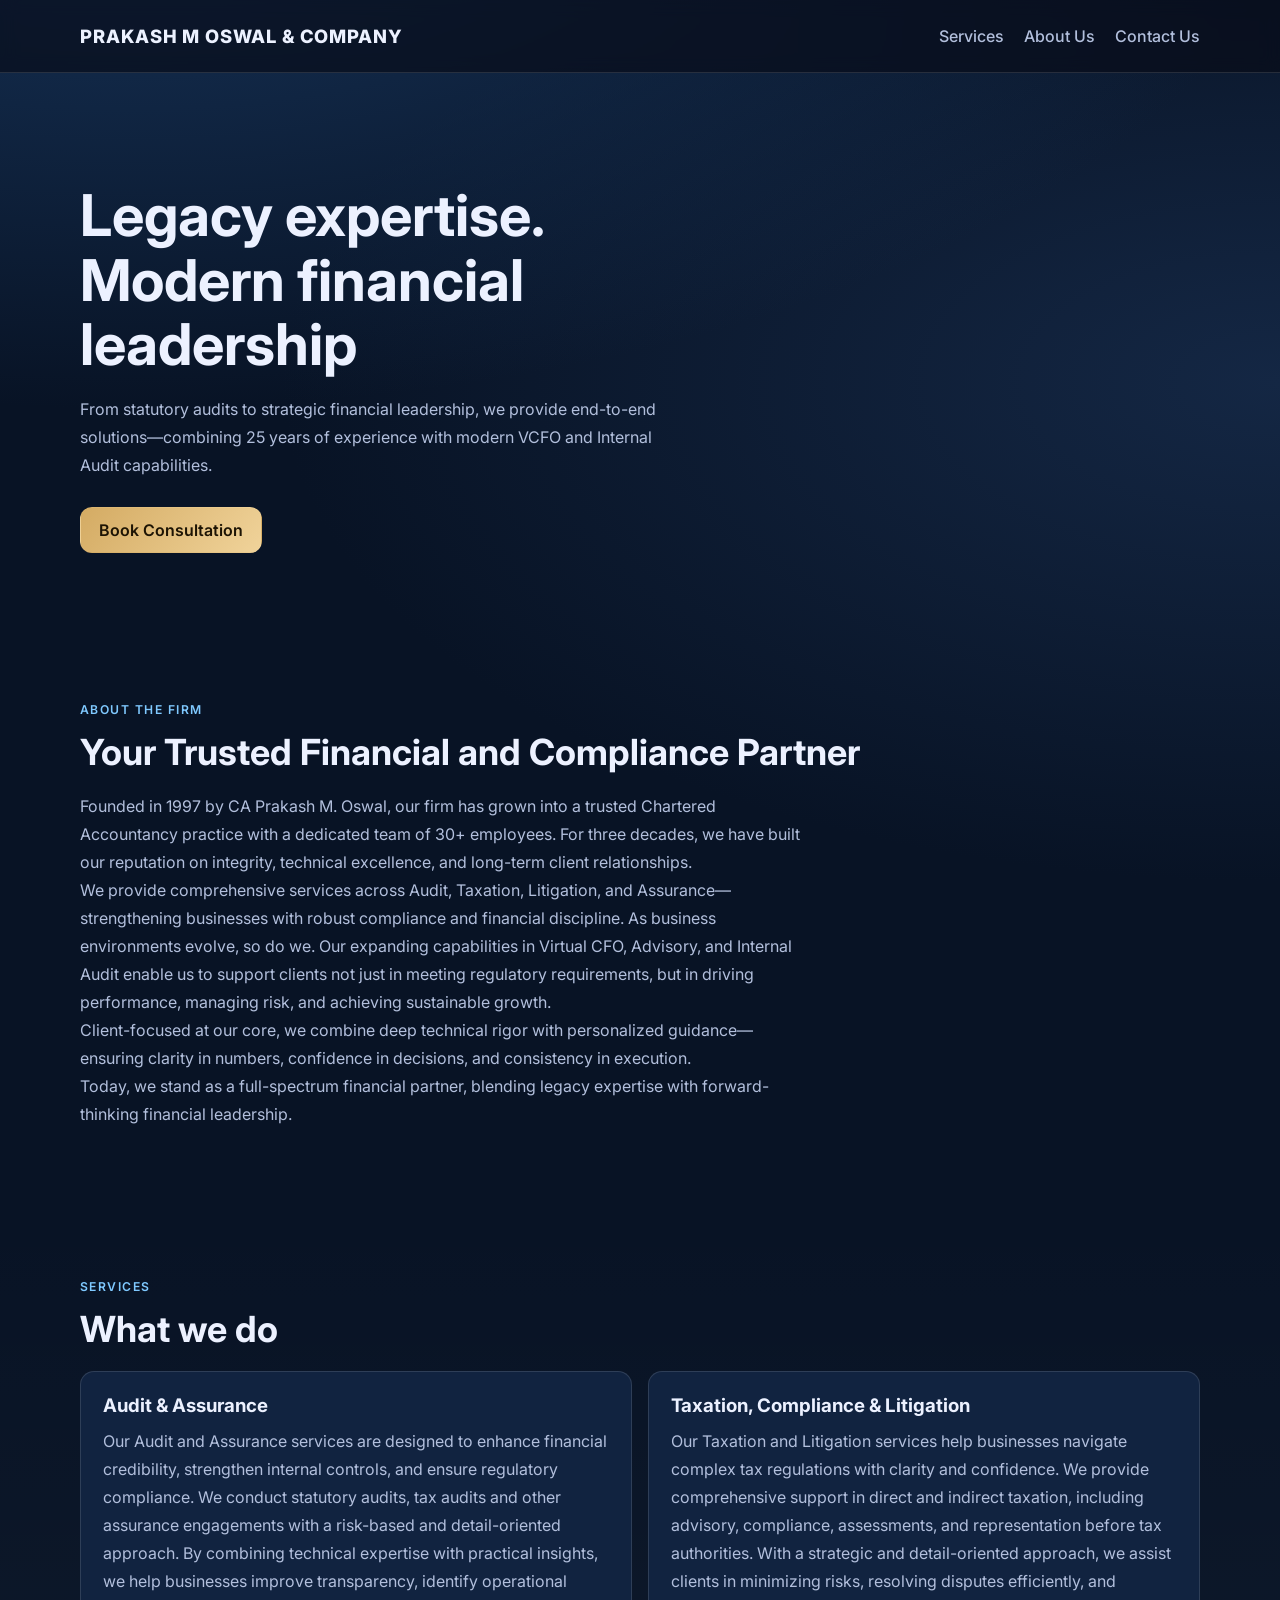
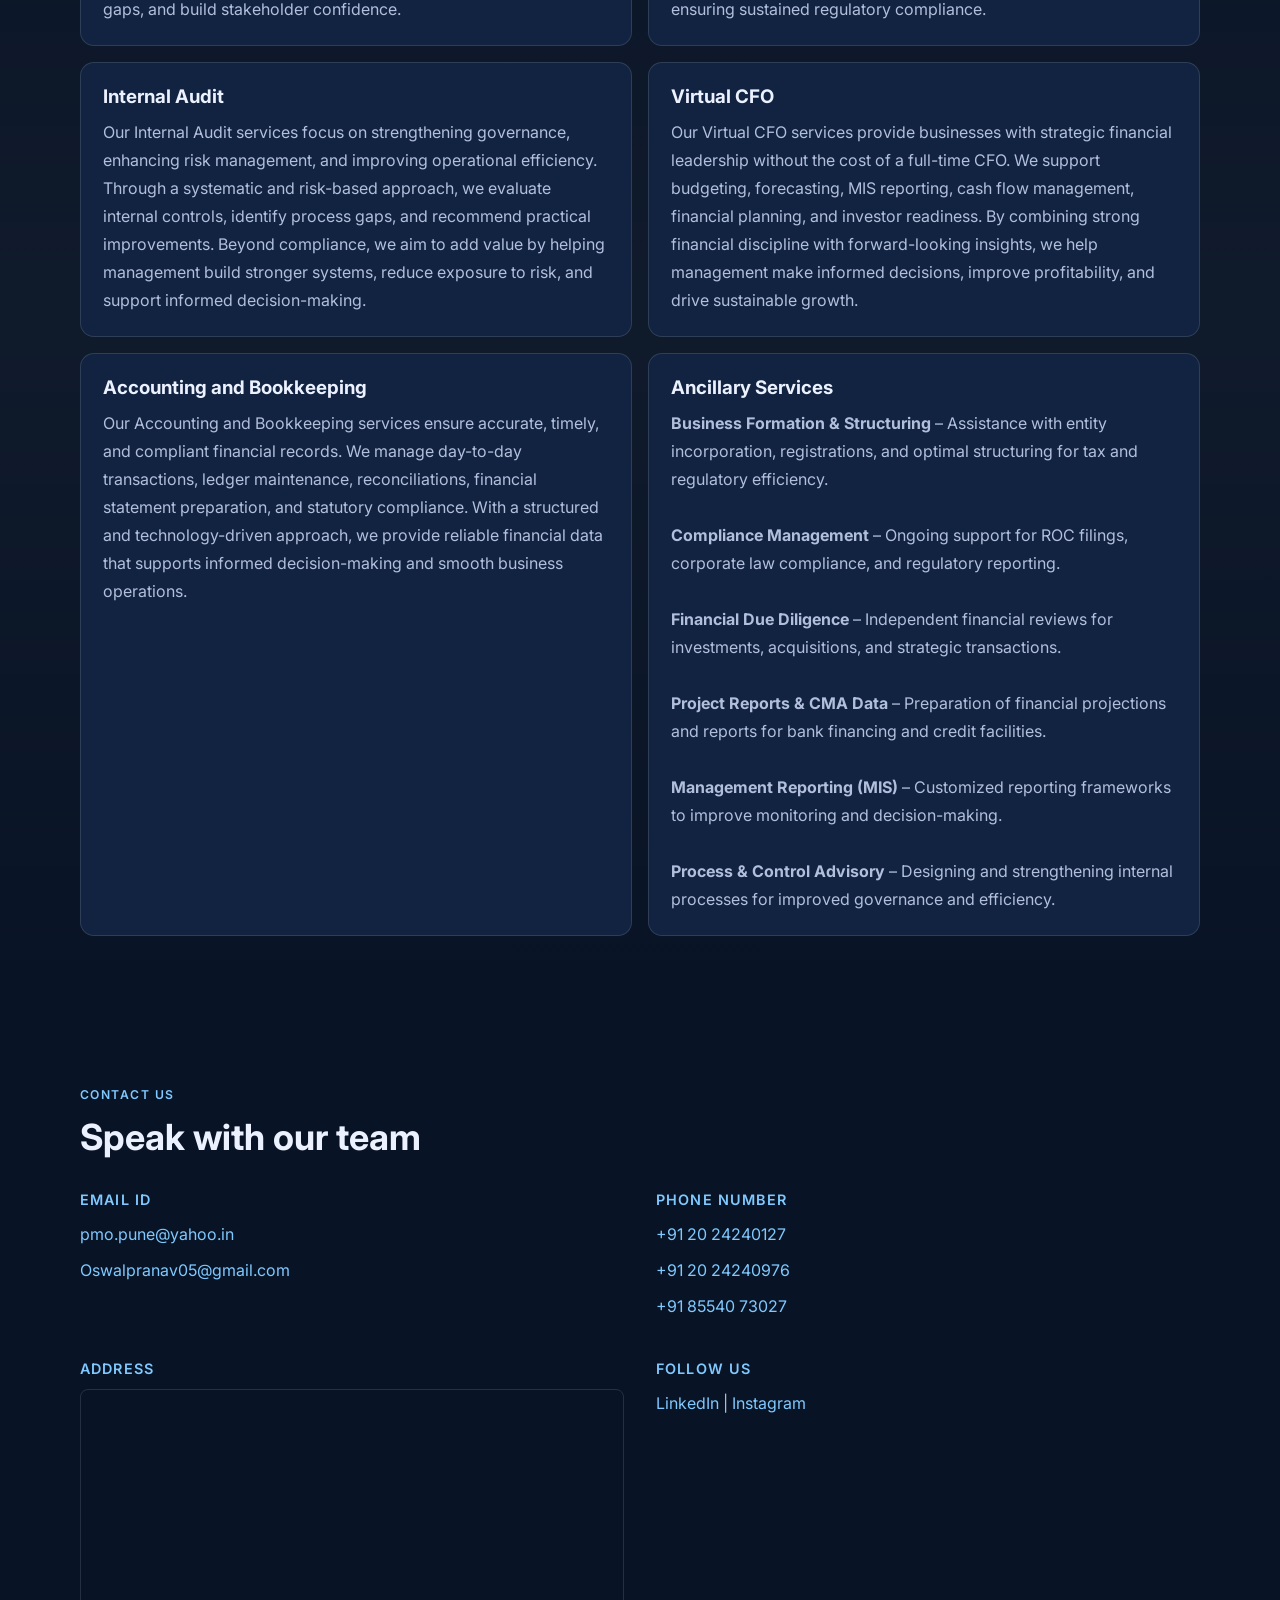
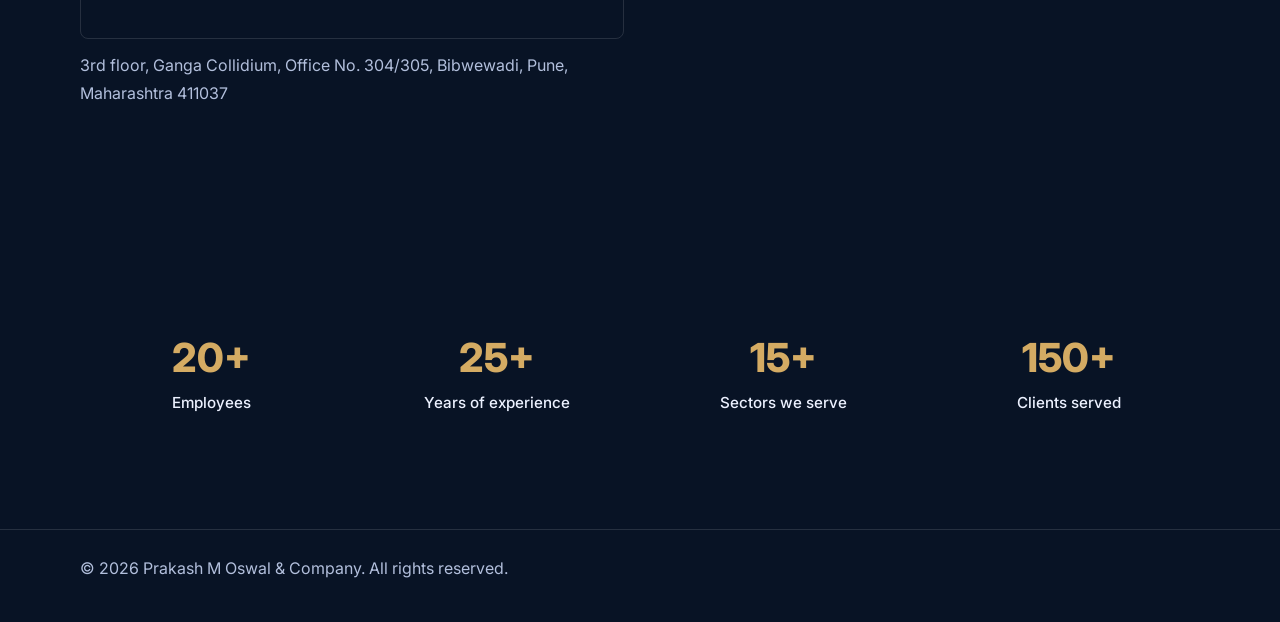
<file: index_old.html>
<!doctype html>
<html lang="en">
  <head>
    <meta charset="UTF-8" />
    <meta name="viewport" content="width=device-width, initial-scale=1.0" />
    <meta
      name="description"
      content="Prakash Moswal & Associates - Chartered Accountancy firm offering audit, taxation, GST, and business advisory services."
    />
    <title>Prakash M Oswal & Company | Chartered Accountants</title>
    <link rel="icon" type="image/svg+xml" href="data:image/svg+xml,<svg xmlns='http://www.w3.org/2000/svg' viewBox='0 0 100 100'><text x='50' y='65' font-size='70' font-weight='bold' text-anchor='middle' fill='%23d4ab63'>PM</text></svg>" />
    <link rel="preconnect" href="https://fonts.googleapis.com" />
    <link rel="preconnect" href="https://fonts.gstatic.com" crossorigin />
    <link
      href="https://fonts.googleapis.com/css2?family=Inter:wght@400;500;600;700;800&display=swap"
      rel="stylesheet"
    />
    <link rel="stylesheet" href="./styles.css" />
  </head>
  <body>
    <header class="header">
      <div class="container nav-wrap">
        <a href="#" class="brand brand-large">PRAKASH M OSWAL & COMPANY</a>
        <button class="menu-btn" aria-label="Open menu" id="menuBtn">Menu</button>
        <nav class="nav" id="navMenu">
          <a href="#services">Services</a>
          <a href="#about">About Us</a>
          <a href="#contact">Contact Us</a>
        </nav>
      </div>
    </header>

    <main>
      <section class="hero">
        <div class="container hero-grid">
          <div>
            <h1>Legacy expertise. Modern financial leadership</h1>
            <p class="hero-copy">
              From statutory audits to strategic financial leadership, we provide end-to-end solutions—combining 25 years of experience with modern VCFO and Internal Audit capabilities.
            </p>
            <div class="hero-actions">
              <a href="https://forms.google.com/your-form-link" class="btn btn-primary" target="_blank" rel="noopener">Book Consultation</a>
            </div>
          </div>
        </div>
      </section>

      <section id="about" class="section">
        <div class="container">
          <p class="section-label">About The Firm</p>
          <h2>Your Trusted Financial and Compliance Partner</h2>
          <p class="section-copy">
            Founded in 1997 by CA Prakash M. Oswal, our firm has grown into a trusted Chartered Accountancy practice with a dedicated team of 30+ employees. For three decades, we have built our reputation on integrity, technical excellence, and long-term client relationships.
          </p>
          <p class="section-copy">
            We provide comprehensive services across Audit, Taxation, Litigation, and Assurance—strengthening businesses with robust compliance and financial discipline. As business environments evolve, so do we. Our expanding capabilities in Virtual CFO, Advisory, and Internal Audit enable us to support clients not just in meeting regulatory requirements, but in driving performance, managing risk, and achieving sustainable growth.
          </p>
          <p class="section-copy">
            Client-focused at our core, we combine deep technical rigor with personalized guidance—ensuring clarity in numbers, confidence in decisions, and consistency in execution.
          </p>
          <p class="section-copy">
            Today, we stand as a full-spectrum financial partner, blending legacy expertise with forward-thinking financial leadership.
          </p>
        </div>
      </section>

      <section id="services" class="section section-alt">
        <div class="container">
          <p class="section-label">Services</p>
          <h2>What we do</h2>
          <div class="card-grid">
            <article class="card">
              <h3>Audit & Assurance</h3>
              <p>
                Our Audit and Assurance services are designed to enhance financial credibility, strengthen internal controls, and ensure regulatory compliance. We conduct statutory audits, tax audits and other assurance engagements with a risk-based and detail-oriented approach. By combining technical expertise with practical insights, we help businesses improve transparency, identify operational gaps, and build stakeholder confidence.
              </p>
            </article>
            <article class="card">
              <h3>Taxation, Compliance & Litigation</h3>
              <p>
                Our Taxation and Litigation services help businesses navigate complex tax regulations with clarity and confidence. We provide comprehensive support in direct and indirect taxation, including advisory, compliance, assessments, and representation before tax authorities. With a strategic and detail-oriented approach, we assist clients in minimizing risks, resolving disputes efficiently, and ensuring sustained regulatory compliance.
              </p>
            </article>
            <article class="card">
              <h3>Internal Audit</h3>
              <p>
                Our Internal Audit services focus on strengthening governance, enhancing risk management, and improving operational efficiency. Through a systematic and risk-based approach, we evaluate internal controls, identify process gaps, and recommend practical improvements. Beyond compliance, we aim to add value by helping management build stronger systems, reduce exposure to risk, and support informed decision-making.
              </p>
            </article>
            <article class="card">
              <h3>Virtual CFO</h3>
              <p>
                Our Virtual CFO services provide businesses with strategic financial leadership without the cost of a full-time CFO. We support budgeting, forecasting, MIS reporting, cash flow management, financial planning, and investor readiness. By combining strong financial discipline with forward-looking insights, we help management make informed decisions, improve profitability, and drive sustainable growth.
              </p>
            </article>
            <article class="card">
              <h3>Accounting and Bookkeeping</h3>
              <p>
                Our Accounting and Bookkeeping services ensure accurate, timely, and compliant financial records. We manage day-to-day transactions, ledger maintenance, reconciliations, financial statement preparation, and statutory compliance. With a structured and technology-driven approach, we provide reliable financial data that supports informed decision-making and smooth business operations.
              </p>
            </article>
            <article class="card">
              <h3>Ancillary Services</h3>
              <p>
                <strong>Business Formation & Structuring</strong> – Assistance with entity incorporation, registrations, and optimal structuring for tax and regulatory efficiency.
                <br><br>
                <strong>Compliance Management</strong> – Ongoing support for ROC filings, corporate law compliance, and regulatory reporting.
                <br><br>
                <strong>Financial Due Diligence</strong> – Independent financial reviews for investments, acquisitions, and strategic transactions.
                <br><br>
                <strong>Project Reports & CMA Data</strong> – Preparation of financial projections and reports for bank financing and credit facilities.
                <br><br>
                <strong>Management Reporting (MIS)</strong> – Customized reporting frameworks to improve monitoring and decision-making.
                <br><br>
                <strong>Process & Control Advisory</strong> – Designing and strengthening internal processes for improved governance and efficiency.
              </p>
            </article>
          </div>
        </div>
      </section>

      <section id="contact" class="section">
        <div class="container">
          <p class="section-label">Contact Us</p>
          <h2>Speak with our team</h2>
          <div class="contact-details-grid">
            <div class="contact-block">
              <h3>Email ID</h3>
              <p><a href="mailto:pmo.pune@yahoo.in">pmo.pune@yahoo.in</a></p>
              <p><a href="mailto:Oswalpranav05@gmail.com">Oswalpranav05@gmail.com</a></p>
            </div>
            <div class="contact-block">
              <h3>Phone Number</h3>
              <p><a href="tel:+912024240127">+91 20 24240127</a></p>
              <p><a href="tel:+912024240976">+91 20 24240976</a></p>
              <p><a href="tel:+918554073027">+91 85540 73027</a></p>
            </div>
            <div class="contact-block">
              <h3>Address</h3>
              <div class="map-container">
                <iframe src="https://www.google.com/maps/embed?pb=!1m18!1m12!1m3!1d3783.8467073827396!2d73.8447!3d18.4932!2m3!1f0!2f0!3f0!3m2!1i1024!2i768!4f13.1!3m3!1m2!1s0x3bc2c07ce6b6b6b5%3A0x0!2sGanga%20Collidium%20Bibwewadi%20Pune!5e0!3m2!1sen!2sin!4v1234567890" width="100%" height="250" style="border:0;" allowfullscreen="" loading="lazy" referrerpolicy="no-referrer-when-downgrade"></iframe>
              </div>
              <p style="margin-top: 12px;">3rd floor, Ganga Collidium, Office No. 304/305, Bibwewadi, Pune, Maharashtra 411037</p>
            </div>
            <div class="contact-block">
              <h3>Follow Us</h3>
              <p>
                <a href="https://www.linkedin.com/company/prakash-m-oswal/" target="_blank" rel="noopener">LinkedIn</a> | 
                <a href="https://www.instagram.com/prakashmoswal/" target="_blank" rel="noopener">Instagram</a>
              </p>
            </div>
          </div>
        </div>
      </section>

      <section class="section stats-section">
        <div class="container">
          <div class="stats-grid">
            <div class="stat-item">
              <h3 class="stat-number">20+</h3>
              <p>Employees</p>
            </div>
            <div class="stat-item">
              <h3 class="stat-number">25+</h3>
              <p>Years of experience</p>
            </div>
            <div class="stat-item">
              <h3 class="stat-number">15+</h3>
              <p>Sectors we serve</p>
            </div>
            <div class="stat-item">
              <h3 class="stat-number">150+</h3>
              <p>Clients served</p>
            </div>
          </div>
        </div>
      </section>
    </main>

    <footer class="footer">
      <div class="container footer-row">
        <p>© <span id="year"></span> Prakash M Oswal & Company. All rights reserved.</p>
      </div>
    </footer>

    <script src="./script.js"></script>
  </body>
</html>
</file>
<file: styles.css>
:root {
  --bg: #081325;
  --bg-soft: #102038;
  --card: #112340;
  --text: #ecf1ff;
  --muted: #b2bfdc;
  --brand: #d4ab63;
  --brand-2: #7fc9ff;
  --border: rgba(255, 255, 255, 0.12);
  --shadow: 0 15px 45px rgba(0, 0, 0, 0.35);
}

*,
*::before,
*::after {
  box-sizing: border-box;
}

html,
body {
  margin: 0;
  padding: 0;
  font-family: "Inter", system-ui, -apple-system, Segoe UI, Roboto, sans-serif;
  color: var(--text);
  background: radial-gradient(1200px 600px at 10% -5%, #18375f, transparent),
    radial-gradient(1000px 500px at 100% 10%, #142744, transparent), var(--bg);
}

a {
  color: inherit;
  text-decoration: none;
}

.container {
  width: min(1120px, 92vw);
  margin-inline: auto;
}

.header {
  position: sticky;
  top: 0;
  z-index: 10;
  backdrop-filter: blur(8px);
  background: rgba(8, 12, 24, 0.65);
  border-bottom: 1px solid var(--border);
}

.nav-wrap {
  min-height: 72px;
  display: flex;
  align-items: center;
  justify-content: space-between;
  gap: 24px;
}

.brand {
  font-weight: 700;
  letter-spacing: 0.2px;
}

.brand-large {
  font-size: 1.15rem;
  font-weight: 800;
  letter-spacing: 0.05em;
}

.nav {
  display: flex;
  gap: 20px;
}

.nav a {
  color: var(--muted);
  font-weight: 500;
}

.nav a:hover {
  color: var(--text);
}

.menu-btn {
  display: none;
  border: 1px solid var(--border);
  border-radius: 10px;
  background: transparent;
  color: var(--text);
  padding: 8px 12px;
}

.hero {
  padding: 96px 0 72px;
}

.hero-grid {
  display: grid;
  grid-template-columns: 1.2fr 0.8fr;
  gap: 34px;
  align-items: center;
}

.kicker,
.section-label {
  margin: 0;
  color: var(--brand-2);
  font-weight: 600;
  letter-spacing: 0.12em;
  text-transform: uppercase;
  font-size: 0.76rem;
}

h1 {
  margin: 14px 0 18px;
  font-size: clamp(2rem, 4.6vw, 3.6rem);
  line-height: 1.12;
  max-width: 18ch;
}

h2 {
  margin: 10px 0 18px;
  font-size: clamp(1.5rem, 3.3vw, 2.25rem);
}

h3 {
  margin: 0 0 10px;
}

p {
  margin: 0;
  color: var(--muted);
  line-height: 1.75;
}

.hero-copy {
  max-width: 60ch;
}

.hero-actions {
  margin-top: 28px;
  display: flex;
  gap: 12px;
  flex-wrap: wrap;
}

.btn {
  display: inline-flex;
  align-items: center;
  justify-content: center;
  padding: 12px 18px;
  border-radius: 12px;
  border: 1px solid transparent;
  font-weight: 600;
}

.btn.large {
  min-width: 280px;
}

.btn-primary {
  background: linear-gradient(130deg, var(--brand), #f0d39a);
  color: #1d1404;
}

.btn-primary:hover {
  filter: brightness(1.05);
}

.btn-secondary {
  border-color: var(--border);
  color: var(--text);
}

.btn-secondary:hover {
  background: rgba(255, 255, 255, 0.06);
}

.hero-card {
  background: linear-gradient(160deg, #111a30, #11172b);
  border: 1px solid var(--border);
  border-radius: 18px;
  padding: 26px;
  box-shadow: var(--shadow);
}

.hero-card h2 {
  margin: 0 0 12px;
  font-size: 1.2rem;
}

.hero-card ul {
  margin: 0;
  padding-left: 20px;
}

.hero-card li {
  margin: 12px 0;
  color: #d5deff;
}

.section {
  padding: 74px 0;
}

.section-alt {
  background: linear-gradient(180deg, transparent, rgba(255, 255, 255, 0.03), transparent);
}

.section-copy {
  max-width: 72ch;
}

.card-grid {
  display: grid;
  grid-template-columns: repeat(2, minmax(0, 1fr));
  gap: 16px;
  margin-top: 20px;
}

.card {
  background: var(--card);
  border: 1px solid var(--border);
  border-radius: 14px;
  padding: 22px;
}

.contact-wrap {
  display: flex;
  justify-content: space-between;
  align-items: center;
  gap: 18px;
  flex-wrap: wrap;
}

.contact-details-grid {
  display: grid;
  grid-template-columns: repeat(2, 1fr);
  gap: 32px;
  margin-top: 32px;
}

.contact-block h3 {
  color: var(--brand-2);
  font-size: 0.9rem;
  text-transform: uppercase;
  letter-spacing: 0.08em;
  margin-bottom: 12px;
  font-weight: 600;
}

.contact-block p {
  margin: 8px 0;
}

.contact-block a {
  color: var(--brand-2);
  text-decoration: none;
}

.contact-block a:hover {
  text-decoration: underline;
}

.map-container {
  width: 100%;
  height: 250px;
  border-radius: 8px;
  overflow: hidden;
  border: 1px solid var(--border);
}

.stats-section {
  background: linear-gradient(rgba(8, 19, 37, 0.7), rgba(8, 19, 37, 0.7)), url('https://images.unsplash.com/photo-1552664730-d307ca884978?w=1200&h=400&fit=crop') center/cover;
  background-attachment: fixed;
  padding: 80px 0 !important;
}

.stats-grid {
  display: grid;
  grid-template-columns: repeat(4, 1fr);
  gap: 24px;
  margin-top: 32px;
}

.stat-item {
  text-align: center;
  padding: 32px 24px;
  background: transparent;
  border: none;
  border-radius: 0;
}

.stat-number {
  font-size: 2.5rem;
  color: var(--brand);
  font-weight: 800;
  margin: 0 0 8px;
}

.stat-item p {
  color: var(--text);
  font-size: 0.95rem;
  font-weight: 500;
}

.footer {
  border-top: 1px solid var(--border);
  padding: 24px 0 40px;
}

.footer-row {
  display: flex;
  align-items: center;
  justify-content: space-between;
  gap: 10px;
  flex-wrap: wrap;
}

.muted {
  color: #8695bd;
}

@media (max-width: 900px) {
  .hero-grid,
  .card-grid {
    grid-template-columns: 1fr;
  }

  .hero {
    padding-top: 72px;
  }

  .contact-details-grid {
    grid-template-columns: 1fr;
  }

  .stats-grid {
    grid-template-columns: repeat(2, 1fr);
  }
}

@media (max-width: 700px) {
  .menu-btn {
    display: inline-flex;
  }

  .nav {
    display: none;
    position: absolute;
    top: 73px;
    left: 4vw;
    right: 4vw;
    background: #0d1427;
    border: 1px solid var(--border);
    border-radius: 12px;
    padding: 14px;
    flex-direction: column;
    gap: 14px;
  }

  .nav.open {
    display: flex;
  }

  .stats-grid {
    grid-template-columns: repeat(2, 1fr);
    gap: 16px;
  }

  .stat-item {
    padding: 24px 16px;
  }

  .stat-number {
    font-size: 2rem;
  }
}
</file>
